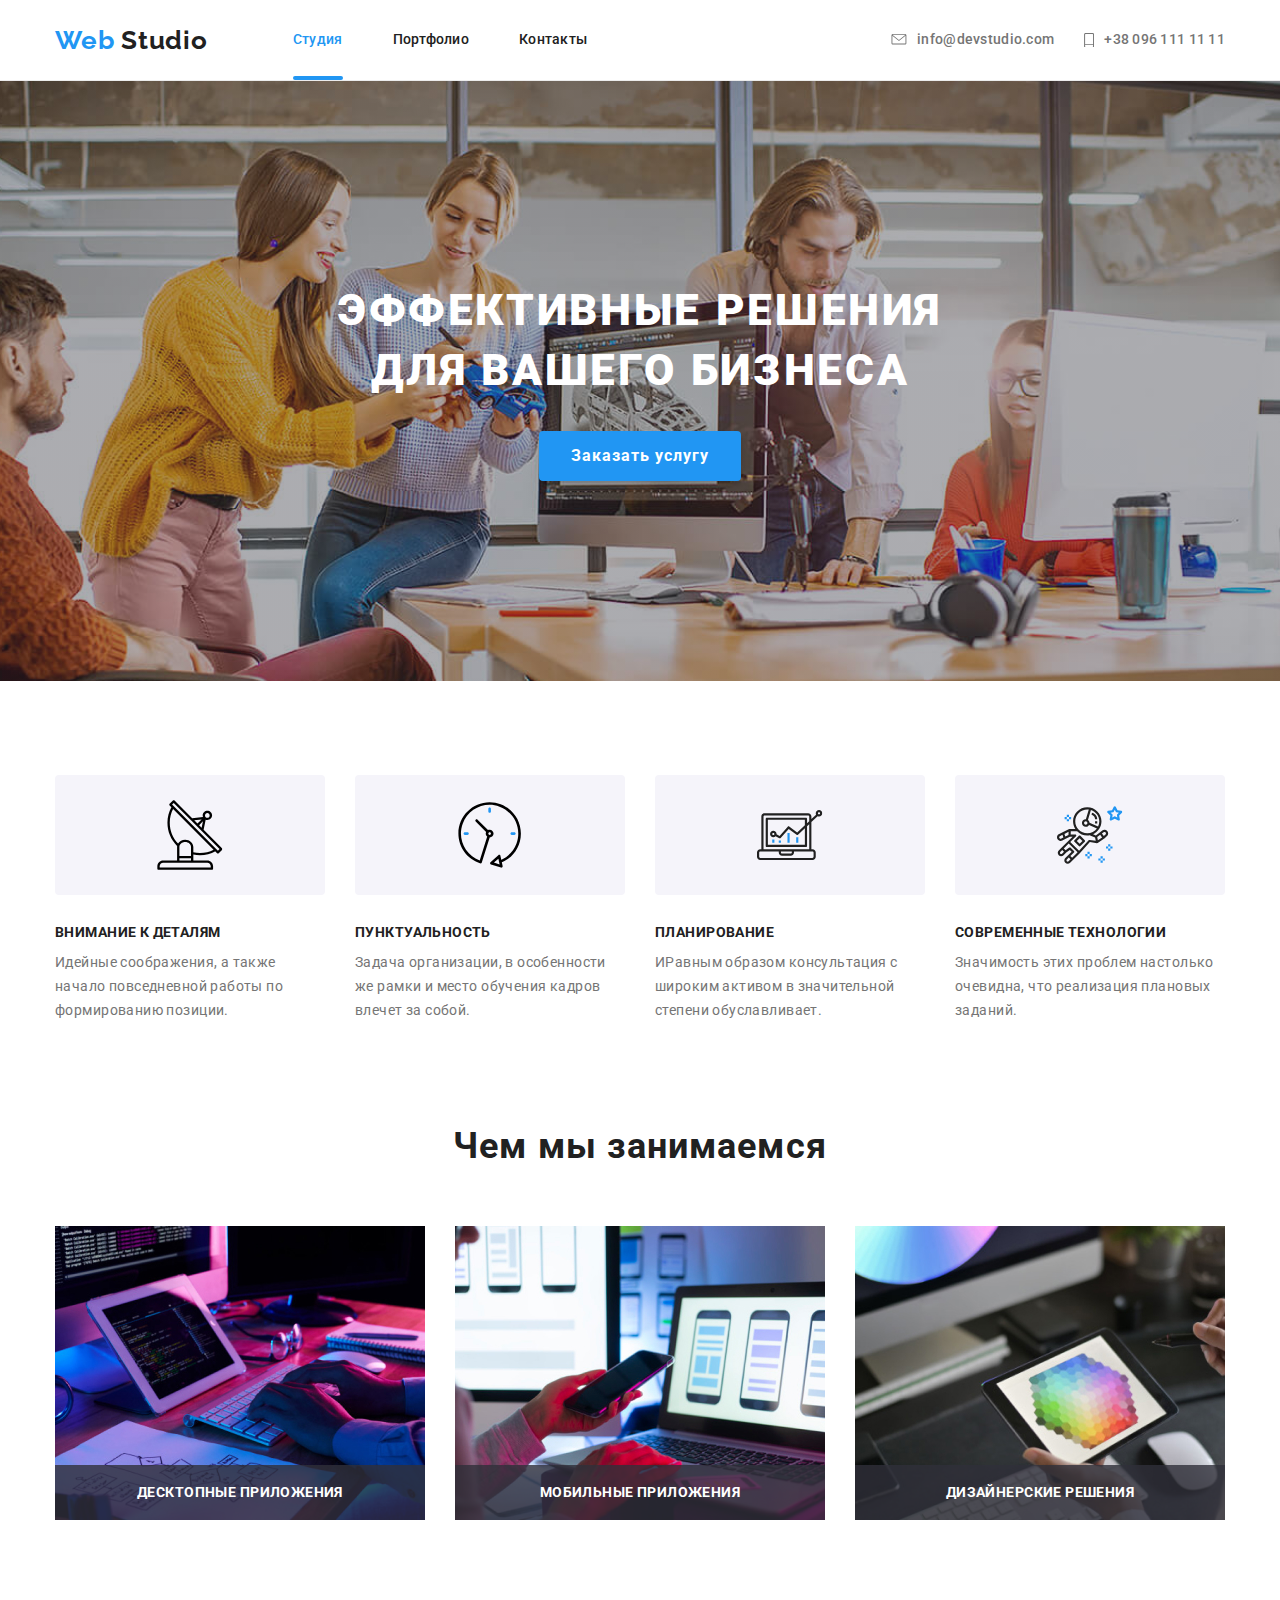
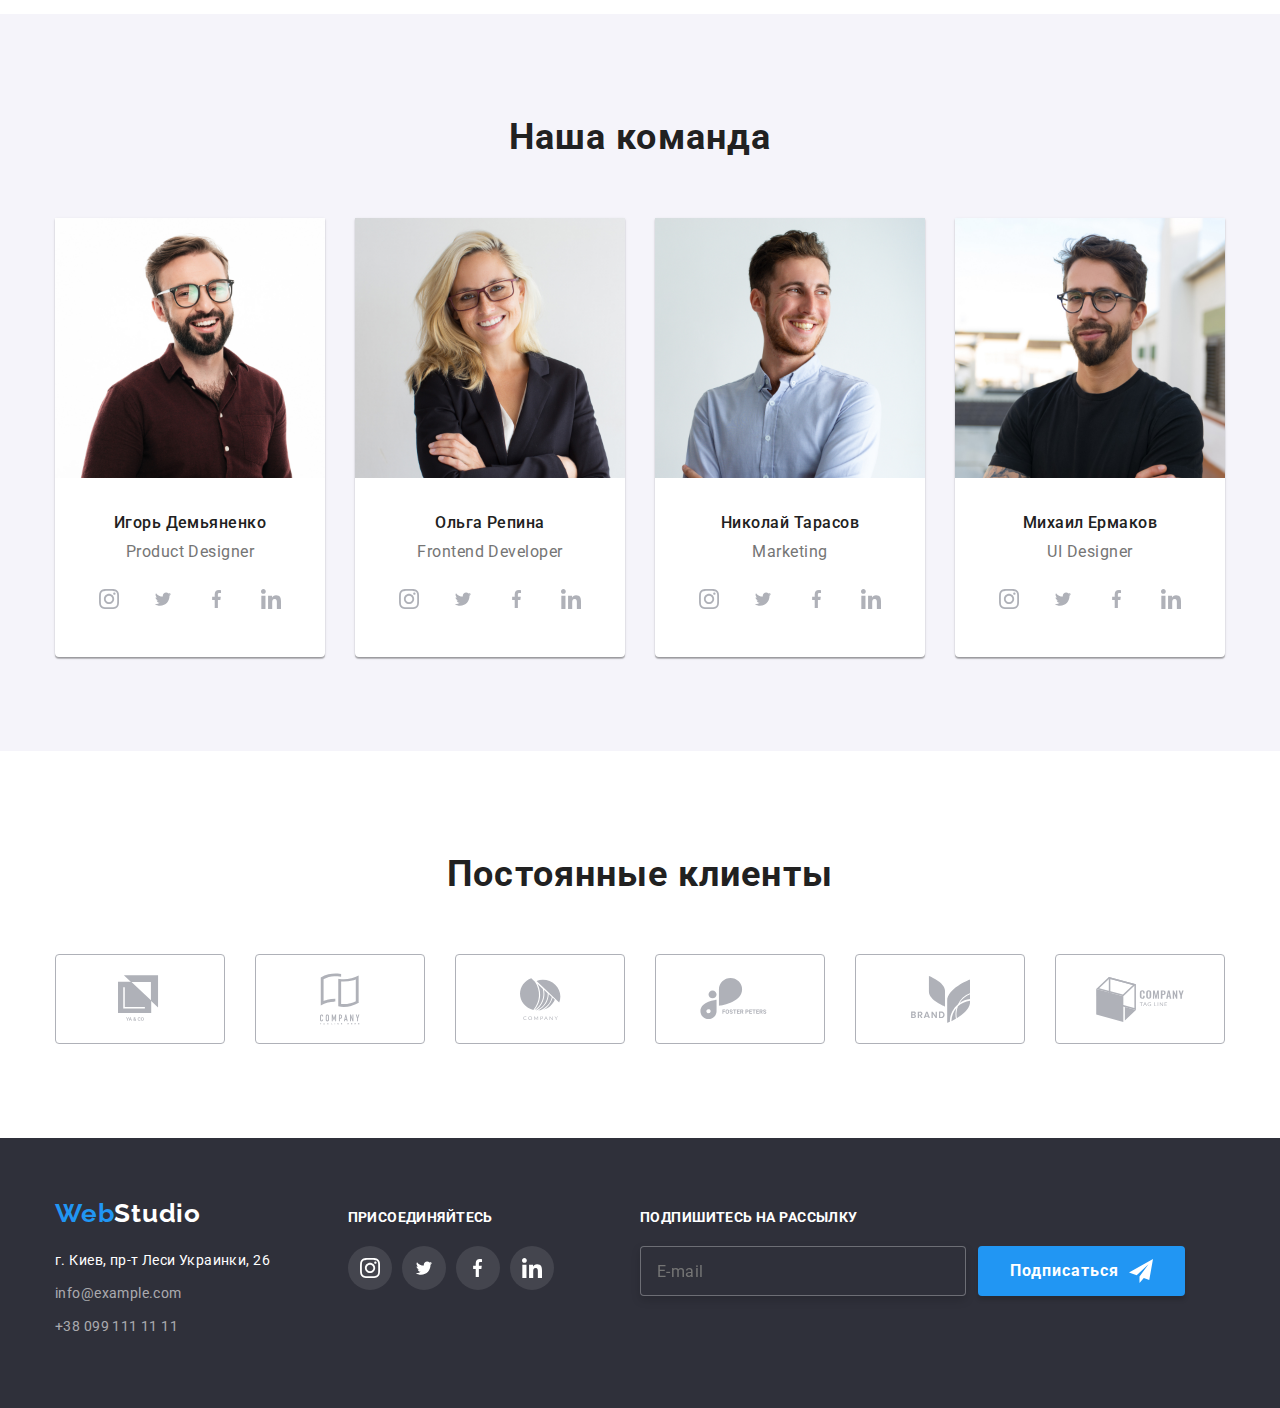
<file: index.html>
<!DOCTYPE html>
<html lang="ru">
	<head>
		<meta charset="UTF-8" />
		<meta name="viewport" content="width=device-width, initial-scale=1.0" />
		<title>Web Studio</title>
		<link
			rel="stylesheet"
			href="https://cdnjs.cloudflare.com/ajax/libs/modern-normalize/0.6.0/modern-normalize.min.css"
		/>
		<link rel="stylesheet" href="./css/styles.css" />
		<link
			href="https://fonts.googleapis.com/css2?family=Raleway:wght@700&family=Roboto:wght@400;500;700;900&display=swap"
			rel="stylesheet"
		/>
	</head>
	<body>
		<!-- Header -->
		<header class="page-header">
			<div class="header container">
				<nav class="page-nav">
					<a class="logo link" href="./">
						Web
						<span class="logo-header">Studio</span>
					</a>
					<ul class="site-nav">
						<li class="item"><a class="link current" href="./">Студия</a></li>
						<li class="item">
							<a class="link" href="./portfolio.html">Портфолио</a>
						</li>
						<li class="item"><a class="link" href="">Контакты</a></li>
					</ul>
				</nav>
				<address class="address">
					<ul class="contacts">
						<li class="item">
							<a class="contact-link" href="mailto:info@devstudio.com">
								<svg class="contact-icon" width="16" height="11.2">
									<use href="./images/symbol-defs.svg#icon-envelope"></use>
								</svg>
								info@devstudio.com
							</a>
						</li>
						<li class="item">
							<a class="contact-link" href="tel:+380961111111">
								<svg class="contact-icon" width="10" height="14.94">
									<use href="./images/symbol-defs.svg#icon-phone"></use>
								</svg>
								+38 096 111 11 11
							</a>
						</li>
					</ul>
				</address>
			</div>
		</header>
		<main>
			<!-- Hero -->
			<section class="hero">
				<h1 class="hero-title">
					Эффективные решения
					<br />
					для вашего бизнеса
				</h1>
				<button class="btn" data-modal-open>Заказать услугу</button>
			</section>

			<!-- Advantages -->
			<section class="advantages section">
				<div class="container">
					<h2 class="visually-hidden">Приимущества</h2>
					<ul class="advantages-list">
						<li class="item">
							<div class="svg-background">
								<svg class="advantages-icon" width="65.32" height="70">
									<use href="./images/symbol-defs.svg#icon-details"></use>
								</svg>
							</div>
							<h3 class="advantages-title">Внимание к деталям</h3>
							<p class="advantages-description">
								Идейные соображения, а также начало повседневной работы по формированию позиции.
							</p>
						</li>
						<li class="item">
							<div class="svg-background">
								<svg class="advantages-icon" width="65.32" height="70">
									<use href="./images/symbol-defs.svg#icon-clock"></use>
								</svg>
							</div>
							<h3 class="advantages-title">Пунктуальность</h3>
							<p class="advantages-description">
								Задача организации, в особенности же рамки и место обучения кадров влечет за собой.
							</p>
						</li>
						<li class="item">
							<div class="svg-background">
								<svg class="advantages-icon" width="65.32" height="70">
									<use href="./images/symbol-defs.svg#icon-diagram"></use>
								</svg>
							</div>
							<h3 class="advantages-title">Планирование</h3>
							<p class="advantages-description">
								ИРавным образом консультация с широким активом в значительной степени обуславливает.
							</p>
						</li>
						<li class="item">
							<div class="svg-background">
								<svg class="advantages-icon" width="65.32" height="70">
									<use href="./images/symbol-defs.svg#icon-astronaut"></use>
								</svg>
							</div>
							<h3 class="advantages-title">Современные технологии</h3>
							<p class="advantages-description">
								Значимость этих проблем настолько очевидна, что реализация плановых заданий.
							</p>
						</li>
					</ul>
				</div>
			</section>

			<!-- Company direction -->
			<section class="direction section">
				<div class="container direction">
					<h2 class="section-title">Чем мы занимаемся</h2>
					<ul class="direction-list">
						<li class="item">
							<img src="./images/desktop.jpg" width="370" alt="Ноутбук" />
							<h3 class="direction-title">Десктопные приложения</h3>
						</li>
						<li class="item">
							<img src="./images/mobile.jpg" width="370" alt="Мобильный телефон" />
							<h3 class="direction-title">Мобильные приложения</h3>
						</li>
						<li class="item">
							<img src="./images/design.jpg" width="370" alt="Десктоп" />
							<h3 class="direction-title">Дизайнерские решения</h3>
						</li>
					</ul>
				</div>
			</section>

			<!-- Our team -->
			<section class="team section">
				<div class="container">
					<h2 class="section-title">Наша команда</h2>
					<ul class="team-list">
						<li class="item">
							<img class="team-photo" src="./images/staff1.jpg" width="270" alt="Фото сотрудника" />
							<h3 class="team-name">Игорь Демьяненко</h3>
							<p class="team-description">Product Designer</p>
							<ul class="social-media-list">
								<li class="social-item">
									<a class="social-item-link" href="https://instagram.com" target="_blank">
										<svg class="social-link-icon" width="20" height="20">
											<use href="./images/symbol-defs.svg#icon-instagram"></use>
										</svg>
									</a>
								</li>
								<li class="social-item">
									<a class="social-item-link" href="https://twitter.com" target="_blank">
										<svg class="social-link-icon" width="20" height="16.25">
											<use href="./images/symbol-defs.svg#icon-twitter"></use>
										</svg>
									</a>
								</li>
								<li class="social-item">
									<a class="social-item-link" href="https://facebook.com" target="_blank">
										<svg class="social-link-icon" width="10" height="20">
											<use href="./images/symbol-defs.svg#icon-facebook"></use>
										</svg>
									</a>
								</li>
								<li class="social-item">
									<a class="social-item-link" href="https://linkedin.com" target="_blank">
										<svg class="social-link-icon" width="20" height="20">
											<use href="./images/symbol-defs.svg#icon-linkedin"></use>
										</svg>
									</a>
								</li>
							</ul>
						</li>
						<li class="item">
							<img class="team-photo" src="./images/staff2.jpg" width="270" alt="Фото сотрудника" />
							<h3 class="team-name">Ольга Репина</h3>
							<p class="team-description">Frontend Developer</p>
							<ul class="social-media-list">
								<li class="social-item">
									<a class="social-item-link" href="https://instagram.com" target="_blank">
										<svg class="social-link-icon" width="20" height="20">
											<use href="./images/symbol-defs.svg#icon-instagram"></use>
										</svg>
									</a>
								</li>
								<li class="social-item">
									<a class="social-item-link" href="https://twitter.com" target="_blank">
										<svg class="social-link-icon" width="20" height="16.25">
											<use href="./images/symbol-defs.svg#icon-twitter"></use>
										</svg>
									</a>
								</li>
								<li class="social-item">
									<a class="social-item-link" href="https://facebook.com" target="_blank">
										<svg class="social-link-icon" width="10" height="20">
											<use href="./images/symbol-defs.svg#icon-facebook"></use>
										</svg>
									</a>
								</li>
								<li class="social-item">
									<a class="social-item-link" href="https://linkedin.com" target="_blank">
										<svg class="social-link-icon" width="20" height="20">
											<use href="./images/symbol-defs.svg#icon-linkedin"></use>
										</svg>
									</a>
								</li>
							</ul>
						</li>
						<li class="item">
							<img class="team-photo" src="./images/staff3.jpg" width="270" alt="Фото сотрудника" />
							<h3 class="team-name">Николай Тарасов</h3>
							<p class="team-description">Marketing</p>
							<ul class="social-media-list">
								<li class="social-item">
									<a class="social-item-link" href="https://instagram.com" target="_blank">
										<svg class="social-link-icon" width="20" height="20">
											<use href="./images/symbol-defs.svg#icon-instagram"></use>
										</svg>
									</a>
								</li>
								<li class="social-item">
									<a class="social-item-link" href="https://twitter.com" target="_blank">
										<svg class="social-link-icon" width="20" height="16.25">
											<use href="./images/symbol-defs.svg#icon-twitter"></use>
										</svg>
									</a>
								</li>
								<li class="social-item">
									<a class="social-item-link" href="https://facebook.com" target="_blank">
										<svg class="social-link-icon" width="10" height="20">
											<use href="./images/symbol-defs.svg#icon-facebook"></use>
										</svg>
									</a>
								</li>
								<li class="social-item">
									<a class="social-item-link" href="https://linkedin.com" target="_blank">
										<svg class="social-link-icon" width="20" height="20">
											<use href="./images/symbol-defs.svg#icon-linkedin"></use>
										</svg>
									</a>
								</li>
							</ul>
						</li>
						<li class="item">
							<img class="team-photo" src="./images/staff4.jpg" width="270" alt="Фото сотрудника" />
							<h3 class="team-name">Михаил Ермаков</h3>
							<p class="team-description">UI Designer</p>
							<ul class="social-media-list">
								<li class="social-item">
									<a class="social-item-link" href="https://instagram.com" target="_blank">
										<svg class="social-link-icon" width="20" height="20">
											<use href="./images/symbol-defs.svg#icon-instagram"></use>
										</svg>
									</a>
								</li>
								<li class="social-item">
									<a class="social-item-link" href="https://twitter.com" target="_blank">
										<svg class="social-link-icon" width="20" height="16.25">
											<use href="./images/symbol-defs.svg#icon-twitter"></use>
										</svg>
									</a>
								</li>
								<li class="social-item">
									<a class="social-item-link" href="https://facebook.com" target="_blank">
										<svg class="social-link-icon" width="10" height="20">
											<use href="./images/symbol-defs.svg#icon-facebook"></use>
										</svg>
									</a>
								</li>
								<li class="social-item">
									<a class="social-item-link" href="https://linkedin.com" target="_blank">
										<svg class="social-link-icon" width="20" height="20">
											<use href="./images/symbol-defs.svg#icon-linkedin"></use>
										</svg>
									</a>
								</li>
							</ul>
						</li>
					</ul>
				</div>
			</section>

			<!-- Our clients -->
			<section class="clients section">
				<div class="container">
					<h2 class="section-title">Постоянные клиенты</h2>
					<ul class="clients-list">
						<li class="item">
							<a class="client-icon" href="">
								<svg class="clients-logo" width="44.27" height="49.23">
									<use href="./images/symbol-defs.svg#icon-logo1"></use>
								</svg>
							</a>
						</li>
						<li class="item">
							<a class="client-icon" href="">
								<svg class="clients-logo" width="40" height="52">
									<use href="./images/symbol-defs.svg#icon-logo2"></use>
								</svg>
							</a>
						</li>
						<li class="item">
							<a class="client-icon" href="">
								<svg class="clients-logo" width="41" height="42.6">
									<use href="./images/symbol-defs.svg#icon-logo3"></use>
								</svg>
							</a>
						</li>
						<li class="item">
							<a class="client-icon" href="">
								<svg class="clients-logo" width="79.66" height="42.02">
									<use href="./images/symbol-defs.svg#icon-logo4"></use>
								</svg>
							</a>
						</li>
						<li class="item">
							<a class="client-icon" href="">
								<svg class="clients-logo" width="59" height="47">
									<use href="./images/symbol-defs.svg#icon-logo5"></use>
								</svg>
							</a>
						</li>
						<li class="item">
							<a class="client-icon" href="">
								<svg class="clients-logo" width="88.48" height="45.44">
									<use href="./images/symbol-defs.svg#icon-logo6"></use>
								</svg>
							</a>
						</li>
					</ul>
				</div>
			</section>
		</main>

		<!-- Footer -->
		<footer>
			<div class="footer container">
				<div class="company-information">
					<div class="info-item">
						<a class="logo footer" href="">
							Web
							<span class="logo-footer">Studio</span>
						</a>
						<address>
							<p class="adress-location">г. Киев, пр-т Леси Украинки, 26</p>
							<ul class="footer-contacts-list">
								<li class="item"><a class="footer-contacts" href="mailto:info@example.com">info@example.com</a></li>
								<li class="item"><a class="footer-contacts" href="tel:+380991111111">+38 099 111 11 11</a></li>
							</ul>
						</address>
					</div>
					<div class="social-links info-item">
						<h2 class="footer-title">присоединяйтесь</h2>
						<ul class="social-media-list footer-hover">
							<li class="social-item">
								<a class="social-item-link" href="https://instagram.com" target="_blank">
									<svg class="footer-social-icon" width="20" height="20">
										<use href="./images/symbol-defs.svg#icon-instagram"></use>
									</svg>
								</a>
							</li>
							<li class="social-item">
								<a class="social-item-link" href="https://twitter.com" target="_blank">
									<svg class="footer-social-icon" width="20" height="16.25">
										<use href="./images/symbol-defs.svg#icon-twitter"></use>
									</svg>
								</a>
							</li>
							<li class="social-item">
								<a class="social-item-link" href="https://facebook.com" target="_blank">
									<svg class="footer-social-icon" width="10" height="20">
										<use href="./images/symbol-defs.svg#icon-facebook"></use>
									</svg>
								</a>
							</li>
							<li class="social-item">
								<a class="social-item-link" href="https://linkedin.com" target="_blank">
									<svg class="footer-social-icon" width="20" height="20">
										<use href="./images/symbol-defs.svg#icon-linkedin"></use>
									</svg>
								</a>
							</li>
						</ul>
					</div>
				</div>
				<div class="subscribe-footer">
					<form class="subscribe">
						<h2 class="footer-title">Подпишитесь на рассылку</h2>
						<div class="subscribe-container">
							<input type="email" name="mail" id="footer-mail" placeholder="E-mail" class="footer-input-form" />
							<button class="btn">
								Подписаться
								<svg class="button-icon" width="24" height="24">
									<use href="./images/symbol-defs.svg#icon-send"></use>
								</svg>
							</button>
						</div>
					</form>
				</div>
			</div>
		</footer>

		<!-- Modal window -->

		<div class="backdrop is-hidden" data-modal>
			<div class="modal">
				<button data-modal-close class="modal-close-btn">
					<svg class="close-btn-icon" height="11" width="11">
						<use href="./images/symbol-defs.svg#icon-close-btn"></use>
					</svg>
				</button>
				<p class="modal-heading">Оставьте свои данные, мы вам перезвоним</p>
				<form class="submit-form">
					<div class="form-field">
						<label for="name" class="input-label">Имя</label>
						<div class="input-group">
							<input type="text" name="name" id="name" class="input-form" />
							<svg class="input-form-logo">
								<use href="./images/symbol-defs.svg#icon-input-logo1"></use>
							</svg>
						</div>
					</div>
					<div class="form-field">
						<label for="tel" class="input-label">Телефон</label>
						<div class="input-group">
							<input type="tel" name="tel" id="tel" class="input-form" />
							<svg class="input-form-logo">
								<use href="./images/symbol-defs.svg#icon-input-logo2"></use>
							</svg>
						</div>
					</div>

					<div class="form-field">
						<label for="mail" class="input-label">Почта</label>
						<div class="input-group">
							<input type="email" name="mail" id="mail" class="input-form" />
							<svg class="input-form-logo">
								<use href="./images/symbol-defs.svg#icon-input-logo3"></use>
							</svg>
						</div>
					</div>

					<div class="form-field">
						<label for="comment" class="input-label">Комментарий</label>
						<textarea
							name="comment"
							id="comment"
							rows="8"
							class="comment input-form"
							placeholder="Введите текст"
						></textarea>
					</div>
					<div class="conditions">
						<label for="conditions" class="conditions-form">
							<input class="checkbox" type="checkbox" name="conditions" id="conditions" />
							<span class="checkbox-icon"></span>
							<span class="checkbox-label">
								Соглашаюсь с рассылкой и принимаю
								<a href="#">
									Условия договора
								</a>
							</span>
						</label>
					</div>
					<button class="btn modal-send">Отправить</button>
				</form>
			</div>
		</div>
		<script src="./js/modal.js"></script>
	</body>
</html>
</file>
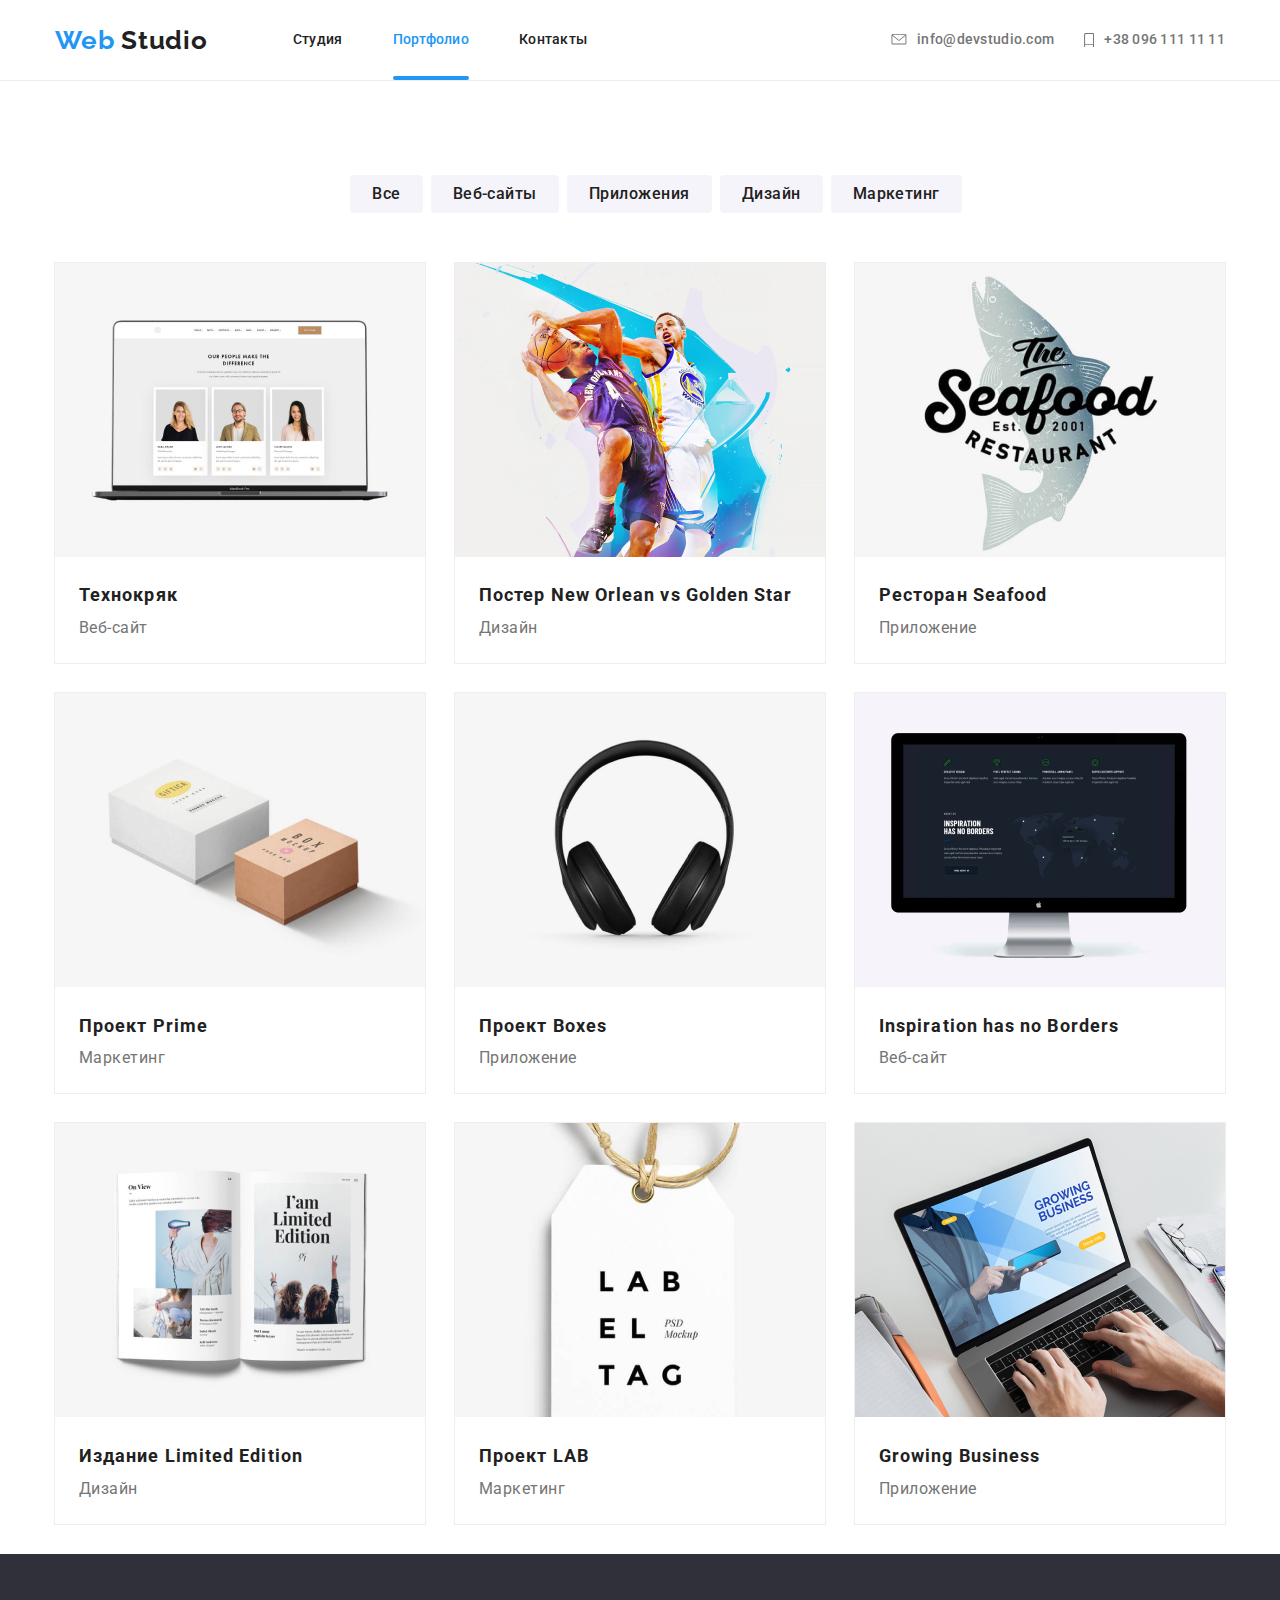
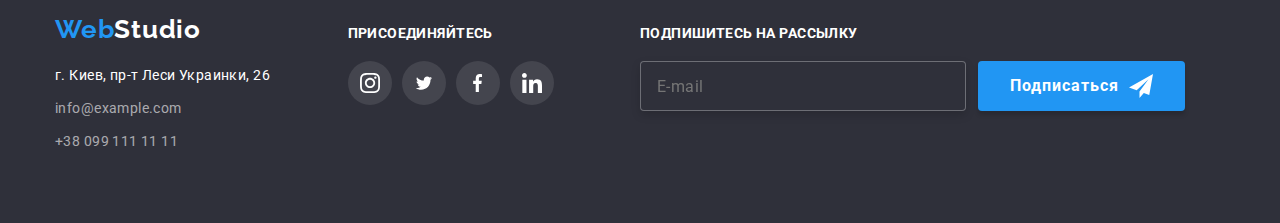
<file: portfolio.html>
<!DOCTYPE html>
<html lang="ru">
	<head>
		<meta charset="UTF-8" />
		<meta name="viewport" content="width=device-width, initial-scale=1.0" />
		<title>Портфолио</title>
		<link
			rel="stylesheet"
			href="https://cdnjs.cloudflare.com/ajax/libs/modern-normalize/0.6.0/modern-normalize.min.css"
		/>
		<link rel="stylesheet" href="./css/styles.css" />
		<link
			href="https://fonts.googleapis.com/css2?family=Raleway:wght@700&family=Roboto:wght@400;500;700;900&display=swap"
			rel="stylesheet"
		/>
	</head>

	<body>
		<!-- Header -->
		<header class="page-header">
			<div class="header container">
				<nav class="page-nav">
					<a class="logo link" href="./">
						Web
						<span class="logo-header">Studio</span>
					</a>
					<ul class="site-nav">
						<li class="item"><a class="link" href="./">Студия</a></li>
						<li class="item">
							<a class="link current" href="./portfolio.html">Портфолио</a>
						</li>
						<li class="item"><a class="link" href="">Контакты</a></li>
					</ul>
				</nav>
				<address class="address">
					<ul class="contacts">
						<li class="item">
							<a class="contact-link" href="mailto:info@devstudio.com">
								<svg class="contact-icon" width="16" height="11.2">
									<use href="./images/symbol-defs.svg#icon-envelope"></use>
								</svg>
								info@devstudio.com
							</a>
						</li>
						<li class="item">
							<a class="contact-link" href="tel:+380961111111">
								<svg class="contact-icon" width="10" height="14.94">
									<use href="./images/symbol-defs.svg#icon-phone"></use>
								</svg>
								+38 096 111 11 11
							</a>
						</li>
					</ul>
				</address>
			</div>
		</header>
		<main>
			<!-- Filter -->
			<section class="filter">
				<h2 class="visually-hidden">Фильтр портфолио</h2>
				<div class="container">
					<ul class="filter-value">
						<li class="item"><a class="filter-button link" href="">Все</a></li>
						<li class="item">
							<a class="filter-button link" href="">Веб-сайты</a>
						</li>
						<li class="item">
							<a class="filter-button link" href="">Приложения</a>
						</li>
						<li class="item">
							<a class="filter-button link" href="">Дизайн</a>
						</li>
						<li class="item">
							<a class="filter-button link" href="">Маркетинг</a>
						</li>
					</ul>
				</div>
			</section>

			<!-- Examples -->
			<section class="examples">
				<h2 hidden>Примеры работ</h2>
				<div class="container">
					<ul class="examples-list">
						<li class="item">
							<a class="examples-link" href="#">
								<div class="examples-container">
									<img class="examples-img" src="./images/example1.jpg" width="370" alt="Пример веб-сайта" />
									<p class="examples-description">
										Технокряк это современная площадка распространения коронавируса. Компании используют эту платформу
										для цифрового шпионажа и атак на защищённые сервера конкурентов.
									</p>
								</div>
								<h3 class="examples-title">Технокряк</h3>
								<p class="description">Веб-сайт</p>
							</a>
						</li>

						<li class="item">
							<a class="examples-link" href="#">
								<div class="examples-container">
									<img class="examples-img" src="./images/example2.jpg" width="370" alt="Пример дизайна" />
									<p class="examples-description">
										Lorem ipsum dolor sit amet, consectetur adipisicing elit. Ullam similique laborum vero dolor quos,
										sint fuga illo veniam suscipit in, rem nostrum ex incidunt quia dicta nam. Labore, repellat quasi?
									</p>
								</div>
								<h3 class="examples-title">Постер New Orlean vs Golden Star</h3>
								<p class="description">Дизайн</p>
							</a>
						</li>
						<li class="item">
							<a class="examples-link" href="#">
								<div class="examples-container">
									<img
										class="examples-img"
										src="./images/example3.jpg"
										width="370"
										alt="Пример приложения для ресторана"
									/>
									<p class="examples-description">
										Lorem ipsum dolor sit amet consectetur adipisicing elit. Nihil repellat dolor id est veniam
										veritatis tempora vel et distinctio magnam repudiandae doloribus aliquam praesentium ullam, commodi
										nobis cum delectus quibusdam.
									</p>
								</div>
								<h3 class="examples-title">Ресторан Seafood</h3>
								<p class="description">Приложение</p>
							</a>
						</li>
						<li class="item">
							<a class="examples-link" href="#">
								<div class="examples-container">
									<img
										class="examples-img"
										src="./images/example4.jpg"
										width="370"
										alt="Пример маркетинговой активности"
									/>
									<p class="examples-description">
										Lorem ipsum dolor sit amet consectetur adipisicing elit. Ullam laboriosam earum quo facilis
										repellendus molestias. Adipisci voluptate voluptates autem nostrum.
									</p>
								</div>
								<h3 class="examples-title">Проект Prime</h3>
								<p class="description">Маркетинг</p>
							</a>
						</li>
						<li class="item">
							<a class="examples-link" href="#">
								<div class="examples-container">
									<img class="examples-img" src="./images/example5.jpg" width="370" alt="Пример веб приложения" />
									<p class="examples-description">
										Lorem ipsum dolor sit amet consectetur adipisicing elit. Expedita impedit necessitatibus inventore
										illum deleniti. Ullam culpa reprehenderit at a, minus corrupti, assumenda dicta eos quas obcaecati
										sed ipsum reiciendis? Assumenda.
									</p>
								</div>
								<h3 class="examples-title">Проект Boxes</h3>
								<p class="description">Приложение</p>
							</a>
						</li>
						<li class="item">
							<a class="examples-link" href="#">
								<div class="examples-container">
									<img class="examples-img" src="./images/example6.jpg" width="370" alt="Пример веб-сайта" />
									<p class="examples-description">
										Lorem ipsum dolor sit amet, consectetur adipisicing elit. Magni soluta quidem rem quo laudantium
										consequatur maxime quaerat hic reprehenderit assumenda, nihil iste et aspernatur quod dicta pariatur
										magnam velit in?
									</p>
								</div>
								<h3 class="examples-title">Inspiration has no Borders</h3>
								<p class="description">Веб-сайт</p>
							</a>
						</li>
						<li class="item">
							<a class="examples-link" href="#">
								<div class="examples-container">
									<img class="examples-img" src="./images/example7.jpg" width="370" alt="Пример дизайна" />
									<p class="examples-description">
										Lorem ipsum dolor sit amet consectetur adipisicing elit. Eaque consequuntur voluptate unde sapiente
										error magni excepturi vero quod eos? Praesentium in ex officia optio totam quas odit numquam, sequi
										dolore.
									</p>
								</div>
								<h3 class="examples-title">Издание Limited Edition</h3>
								<p class="description">Дизайн</p>
							</a>
						</li>
						<li class="item">
							<a class="examples-link" href="#">
								<div class="examples-container">
									<img
										class="examples-img"
										src="./images/example8.jpg"
										width="370"
										alt="Пример маркетинговой активности"
									/>
									<p class="examples-description">
										Lorem ipsum dolor sit amet consectetur adipisicing elit. Est ex ab facilis ratione deleniti
										explicabo? Ipsum totam exercitationem atque perspiciatis necessitatibus iste dolor omnis illo non
										debitis ipsa, ut nesciunt!
									</p>
								</div>
								<h3 class="examples-title">Проект LAB</h3>
								<p class="description">Маркетинг</p>
							</a>
						</li>
						<li class="item">
							<a class="examples-link" href="#">
								<div class="examples-container">
									<img class="examples-img" src="./images/example9.jpg" width="370" alt="Пример веб-приложения" />
									<p class="examples-description">
										Lorem ipsum dolor sit amet consectetur adipisicing elit. Aut cumque dolorem, corporis impedit odit
										facere id perspiciatis repellat nam eos libero beatae cupiditate. Magnam fugit veniam nam sit porro
										necessitatibus?
									</p>
								</div>
								<h3 class="examples-title">Growing Business</h3>
								<p class="description">Приложение</p>
							</a>
						</li>
					</ul>
				</div>
			</section>
		</main>

		<!-- Footer -->
		<footer>
			<div class="footer container">
				<div class="company-information">
					<div class="info-item">
						<a class="logo footer" href="">
							Web
							<span class="logo-footer">Studio</span>
						</a>
						<address>
							<p class="adress-location">г. Киев, пр-т Леси Украинки, 26</p>
							<ul class="footer-contacts-list">
								<li class="item"><a class="footer-contacts" href="mailto:info@example.com">info@example.com</a></li>
								<li class="item"><a class="footer-contacts" href="tel:+380991111111">+38 099 111 11 11</a></li>
							</ul>
						</address>
					</div>
					<div class="social-links info-item">
						<h2 class="footer-title">присоединяйтесь</h2>
						<ul class="social-media-list footer-hover">
							<li class="social-item">
								<a class="social-item-link" href="https://instagram.com" target="_blank">
									<svg class="footer-social-icon" width="20" height="20">
										<use href="./images/symbol-defs.svg#icon-instagram"></use>
									</svg>
								</a>
							</li>
							<li class="social-item">
								<a class="social-item-link" href="https://twitter.com" target="_blank">
									<svg class="footer-social-icon" width="20" height="16.25">
										<use href="./images/symbol-defs.svg#icon-twitter"></use>
									</svg>
								</a>
							</li>
							<li class="social-item">
								<a class="social-item-link" href="https://facebook.com" target="_blank">
									<svg class="footer-social-icon" width="10" height="20">
										<use href="./images/symbol-defs.svg#icon-facebook"></use>
									</svg>
								</a>
							</li>
							<li class="social-item">
								<a class="social-item-link" href="https://linkedin.com" target="_blank">
									<svg class="footer-social-icon" width="20" height="20">
										<use href="./images/symbol-defs.svg#icon-linkedin"></use>
									</svg>
								</a>
							</li>
						</ul>
					</div>
				</div>
				<div class="subscribe-footer">
					<form class="subscribe">
						<h2 class="footer-title">Подпишитесь на рассылку</h2>
						<div class="subscribe-container">
							<input type="email" name="mail" id="footer-mail" placeholder="E-mail" class="footer-input-form" />
							<button class="btn">
								Подписаться
								<svg class="button-icon" width="24" height="24">
									<use href="./images/symbol-defs.svg#icon-send"></use>
								</svg>
							</button>
						</div>
					</form>
				</div>
			</div>
		</footer>
	</body>
</html>
</file>
<file: css/styles.css>
:root {
  --paragraph-text-color: #757575;
  --accent-color: #2196f3;
  --heading-text-color: #212121;
  --primary-white-color: #ffffff;
  --secondary-background-color: #f5f4fa;
  --picture-background-color: rgba(47, 48, 58, 0.4);
  --footer-background-color: #2f303a;
  --contact-icon-color: #afb1b8;
}

/* Common */

body {
  background-color: var(--primary-white-color);
  color: var(--paragraph-text-color);
  font-family: roboto, Arial, Helvetica, sans-serif;
}

ul {
  list-style-type: none;
}

.section-title {
  margin-top: 0;
  margin-bottom: 50px;

  font-style: normal;
  font-weight: bold;
  font-size: 36px;
  line-height: 1.66;
  text-align: center;
  letter-spacing: 0.03em;
  color: var(--heading-text-color);
}

.section{
  padding-top: 94px;
  padding-bottom: 94px;
}

.btn{
  padding: 10px 32px;
  border-radius: 4px;
  box-shadow: 0px 4px 4px rgba(0, 0, 0, 0.15);
  border: none;

  background-color: var(--accent-color);
  color: var(--primary-white-color);
  font-style: normal;
  font-weight: bold;
  font-size: 16px;
  line-height: 1.875;
  align-items: center;
  text-align: center;
  letter-spacing: 0.06em;
  text-decoration: none;

  cursor: pointer;
}

.btn:focus,
.btn:active,
.modal-close-btn:active,
.modal-close-btn:focus{
  outline: none;
}

.btn.modal-send{
  display: block;
  margin-left: auto;
  margin-right: auto;
  padding: 10px 55px;
  margin-left: auto;

}

.filter-button{
  display: inline-block;
  padding: 6px 22px;
  border-radius: 4px;

  background-color: var(--secondary-background-color);
  color: var(--heading-text-color)

  font-style: normal;
  font-weight: 500;
  font-size: 16px;
  line-height: 1.63;
  text-align: center;
  letter-spacing: 0.03em;
}

.container {
  margin-left: auto;
  margin-right: auto;
  width: 1200px;
  padding-left: 15px;
  padding-right: 15px;
  margin 0 auto;
}

.visually-hidden {
  position: absolute;
  width: 1px;
  height: 1px;
  margin: -1px;
  border: 0;
  padding: 0;
  clip: rect(0 0 0 0);
  overflow: hidden;
}

/* Header */

header{
  border-bottom: 1px solid #ECECEC;
}

.logo {
  color: var(--accent-color);
  text-decoration: none;
  font-family: Raleway;
  font-style: normal;
  font-weight: bold;
  font-size: 26px;
  line-height: 1.19;
  letter-spacing: 0.03em;
}

.logo-header {
  color: var(--heading-text-color);
}


.contact-icon{
  margin-right: 10px;
  fill: currentColor;
}

.site-nav .link:hover,
.site-nav .link:focus,
.contact-link:hover,
.contact-link:focus,
.contact-icon:hover,
.contact-icon:focus{
  color: var(--accent-color);
}

.site-nav .item{
  position: relative;
  overflow: hidden;
}

.site-nav .link {

  display: block;
  padding-top: 32px;
  padding-bottom: 32px;

  color: var(--heading-text-color);

  font-style: normal;
  font-weight: 500;
  font-size: 14px;
  line-height: 1.14;
  letter-spacing: 0.02em;
  text-decoration: none;

  transition: color 250ms cubic-bezier(0.4, 0, 0.2, 1);
}

.site-nav .link::after{
  content: '';
  width: 100%;
  height: 4px;
  background-color: var(--accent-color);
  position: absolute;
  left: 0;
  bottom: 0;

  display: block;
  border-radius: 2px;

  opacity: 0;
}

.site-nav .link.current::after {
  opacity: 1;
}

.site-nav .link.current{
  color: var(--accent-color);
}


.site-nav{
  display: flex;
  margin-left: 85px;
  margin-top: 0;
  margin-bottom: 0;
  padding-left: 0;
}

.site-nav .item:not(:last-child){
  margin-right: 50px;
}

.contact-link {
  display: flex;
  align-items: center;

  font-style: normal;
  font-weight: 500;
  font-size: 14px;
  line-height: 1.14;
  letter-spacing: 0.02em;
  color: var(--paragraph-text-color);
  text-decoration: none;

  transition: color 250ms cubic-bezier(0.4, 0, 0.2, 1);
}

.contacts .item:not(:last-child){
margin-right: 30px;
} 

.contacts{
  display: flex;
  padding-left: 0;
  margin-top: 0;
  margin-bottom: 0;
}

.header{
  align-items: center;
  display: flex;
}

.page-nav{
  align-items: center;
  display: flex;
}

.address{
  margin-left: auto;
}


/* Hero */

.hero {
  max-width: 1600px;  
  height: 600px;
  margin-left: auto;
  margin-right: auto;
  background-color: var(--picture-background-color);
  background-image: linear-gradient(
      to right,
      var(--picture-background-color),
      var(--picture-background-color)
    ),
    url(../images/hero-img.jpg);
  background-repeat: no-repeat;
  background-size: cover;
  background-position: center;
  text-align: center;
  
}

.hero .hero-title {
  padding-top: 200px;
  margin-top: 0;
  margin-bottom: 30px;

  color: var(--primary-white-color);

  font-style: normal;
  font-weight: 900;
  font-size: 44px;
  line-height: 1.36;
  text-align: center;
  letter-spacing: 0.06em;
  text-transform: uppercase;
}


/* Advantages */

.advantages{
  padding-bottom: 0;
}

.svg-background{
  display: flex;
  margin-bottom: 30px;
  height: 120px;
  align-items: center;
  justify-content: center;
  background-color: var(--secondary-background-color);
  border-radius: 4px;

}

.advantages-description {
  margin-top: 0;
  margin-bottom: 0;

  font-style: normal;
  font-weight: normal;
  font-size: 14px;
  line-height: 1.71;
  letter-spacing: 0.03em;
}

.advantages-title {
  margin-top: 0;
  margin-bottom: 10px;

  color: var(--heading-text-color);

  font-style: normal;
  font-weight: bold;
  font-size: 14px;
  line-height: 1.14;
  letter-spacing: 0.03em;
  text-transform: uppercase;
}

.advantages-list{
  display: flex;
  flex-wrap: wrap;
  padding-right: 0;
  padding-left: 0;
  margin-top: 0;
  margin-bottom: 0;
}

.advantages-list .item{
  width: calc((100% - 90px) / 4);
}

.advantages-list .item:not(:last-child){
margin-right: 30px;
}


/* Company direction */

.direction-title {
  padding-top: 20px;
  padding-bottom: 20px;
  margin-top: 0;
  margin-bottom: 0;

  position: absolute;
  bottom: 0;
  width: 100%;

  color: var(--primary-white-color);
  background-color: rgba(47, 48, 58, 0.8);

  font-style: normal;
  font-weight: bold;
  font-size: 14px;
  line-height: 1.14;
  text-align: center;
  letter-spacing: 0.03em;
  text-transform: uppercase;
}

.direction-list{
  display: flex;
  flex-wrap: wrap;
  margin-top: 0;
  margin-bottom: 0;
  padding-left: 0;
}

.direction-list .item{
  position: relative;
  width: calc((100% - 60px) / 3);
  height: 294px;
}

.direction-list .item.item:not(:last-child){
  margin-right: 30px;
}

/* Our team */

.team {
  background-color: var(--secondary-background-color);
}

.team-photo{
  margin-bottom: 30px;
}

.team-name {
  margin-top: 0;
  margin-bottom: 10px;

  font-style: normal;
  font-weight: 500;
  font-size: 16px;
  line-height: 1.19;
  text-align: center;
  letter-spacing: 0.03em;
  color: var(--heading-text-color);
}

.team-description {
  margin-top: 0;
  margin-bottom: 16px;

  font-style: normal;
  font-weight: normal;
  font-size: 16px;
  line-height: 1.19;
  text-align: center;
  letter-spacing: 0.03em;
}

.team-list{
  padding-left: 0;
  display: flex;
  flex-wrap: wrap;
  margin-top: 0;
  margin-bottom: 0;
}

.team-list .item{
  width: calc((100% - 90px) / 4);
  background-color: var(--primary-white-color);
  box-shadow: 0px 2px 1px rgba(0, 0, 0, 0.2), 0px 1px 1px rgba(0, 0, 0, 0.14), 0px 1px 3px rgba(0, 0, 0, 0.12);
  border-radius: 0px 0px 4px 4px;
}

.team-list .item:not(:last-child){
  margin-right: 30px;
}

.social-media-list{
  display: flex;
  margin-bottom: 36px;
  padding-left: 0;
  justify-content: center;
}

.social-item:not(:last-child){
  margin-right: 10px;
}

.social-item-link{
  display: flex;
  align-items: center;
  justify-content: center;

  fill: #AFB1B8;

  height: 44px;
  width: 44px;
  border-radius: 50%;

  transition: background-color 250ms cubic-bezier(0.4, 0, 0.2, 1), fill 250ms cubic-bezier(0.4, 0, 0.2, 1);
}

.social-item-link:hover,
.social-item-link:focus{
  background-color: var(--accent-color);
  fill: var(--primary-white-color);
}

/* Clients */

.clients-list{
  padding-left: 0;
  display: flex;
  justify-content: center;
  margin-top: 0;
  margin-bottom: 0;
}

.clients-list .item:not(:last-child){
  margin-right: 30px;
}

.client-icon{
  display: flex;
  align-items: center;
  justify-content: center;
  fill: #AFB1B8;
  height: 90px;
  width: 170px;
  border: 1px solid #AFB1B8;
  border-radius: 4px;

  transition: fill 250ms cubic-bezier(0.4, 0, 0.2, 1), border 250ms cubic-bezier(0.4, 0, 0.2, 1);
}

.client-icon:hover{
  color: var(--accent-color);
  border: 1px solid var(--accent-color);
  fill: var(--accent-color);
}

/* Portfolio */

.filter-value{
  display: flex;
  justify-content: center;
  margin-top: 94px;
  margin-bottom: 50px;
}

.filter-value .item{
  margin-right: 8px;
}

.filter .link {
  font-style: normal;
  font-weight: 500;
  font-size: 16px;
  line-height: 1.625;
  text-align: center;
  letter-spacing: 0.03em;
  text-decoration: none;
  color: var(--heading-text-color);
  background-color: var(--secondary-background-color);
  border-radius: 4px;
  transition: color 250ms cubic-bezier(0.4, 0, 0.2, 1), background-color 250ms cubic-bezier(0.4, 0, 0.2, 1), box-shadow 250ms cubic-bezier(0.4, 0, 0.2, 1);
}

.filter .link:hover,
.filter .link:focus {
  color: var(--primary-white-color);
  background-color: var(--accent-color);
  box-shadow: 0px 2px 2px rgba(0, 0, 0, 0.12), 0px 1px 2px rgba(0, 0, 0, 0.08), 0px 3px 1px rgba(0, 0, 0, 0.1);
  
}

/* Portfolio-examples */

.examples-list{
  display: flex;
  flex-wrap: wrap;
  padding-left: 0;
  margin-top: 0;
  margin-bottom: 0;

  font-family: roboto;
}

.examples-list .item{
  width: calc((100% - 60px) / 3);
  align-items: flex-start;
  
  margin-right: 30px;
  margin-bottom: 30px;
  outline: 1px solid #EEEEEE;
  transition: box-shadow 250ms cubic-bezier(0.4, 0, 0.2, 1);
}

.examples-list .item:hover,
.examples-list .item:focus{
  box-shadow: 1px 4px 6px rgba(0, 0, 0, 0.16), 0px 4px 4px rgba(0, 0, 0, 0.06), 0px 1px 1px rgba(0, 0, 0, 0.12);
}

.examples-list .item:hover .examples-description{
  transform: translateY(-100%);
}

.examples-list .item:nth-child(3n) {
  margin-right: 0px;
}

.examples-link{
  text-decoration: none;
}

.examples-img{
  border: 0;
}

.examples-title {
  margin-top: 0;
  margin-bottom: 4px;
  margin-left: 24px;
  margin-right: 24px;

  font-style: normal;
  font-weight: bold;
  font-size: 18px;
  line-height: 1.55;
  letter-spacing: 0.06em;
  color: var(--heading-text-color);
}

.examples-link .description {
  margin-left: 24px;
  margin-top: 0;
  margin-bottom: 20px;

  font-style: normal;
  font-weight: normal;
  font-size: 16px;
  line-height: 1.87;
  letter-spacing: 0.03em;
  color: var(--paragraph-text-color);
}

.examples-container{
  margin-bottom: 20px;
  position: relative;
  overflow: hidden;
}

.examples-description {
  margin-top: 0;
  margin-bottom: 0;

  background-color: rgba(33, 150, 243, 0.9);;
  color: var(--primary-white-color);
  position: absolute;
  height: 100%;
  width: 100%;
  transform: translateY(0%);
  transition: transform 250ms cubic-bezier(0.4, 0, 0.2, 1);

  padding: 63px 24px;

  font-family: Roboto;
  font-style: normal;
  font-weight: normal;
  font-size: 18px;
  line-height: 1.56;
  letter-spacing: 0.03em;
}

/* Footer */

footer {
  background-color: var(--footer-background-color);
}

.logo-footer {
  color: var(--primary-white-color);
}

.logo.footer{
  margin-bottom: 20px;
}

.adress-location {
  margin-top: 0;
  margin-bottom: 9px;

  font-style: normal;
  font-weight: normal;
  font-size: 14px;
  line-height: 1.71;
  letter-spacing: 0.03em;
  color: var(--primary-white-color);
}

.footer-contacts {
  font-style: normal;
  font-weight: normal;
  font-size: 14px;
  line-height: 1.71;
  letter-spacing: 0.03em;
  color: rgba(255, 255, 255, 0.6);
  text-decoration: none;
}

.footer-title {
  margin-top: 0;
  margin-bottom: 20px;
  font-style: normal;
  font-weight: bold;
  font-size: 14px;
  line-height: 1.14;
  letter-spacing: 0.03em;
  text-transform: uppercase;
  color: var(--primary-white-color);
}

.footer-contacts-list{
  padding-left: 0;
  margin-top: 0;
  margin-bottom: 9px;
}

.footer-contacts-list .item:not(:last-child){
  margin-bottom: 9px;
}

.footer{
  display: flex;
}

.company-information {
  display: flex;
  width: 50%;
}

.subscribe-footer{
  width: 50%;
}

.company-information .info-item{
  width: calc((100% - 30px) / 2);
  margin-right: 30px;
  margin-top: 60px;
  margin-bottom: 60px;
}

.company-info{
  justify-content: center;
}

.social-links.info-item{
  margin-top: 72px;
}

.social-links .social-media-list{
  justify-content: left;
  margin: 0;
}

.subscribe{
  margin-top: 72px;
  margin-left: 0;
}

.subscribe-container{
  display: flex;
  flex-direction: row;
}

.footer-hover .social-item-link{
  background-color: rgba(255, 255, 255, 0.1);
}

.social-item-link .footer-social-icon{
  --color1: white;
}

.footer-hover .social-item-link:hover{
  background-color: var(--accent-color);
}

.subscribe .btn{
  display: flex;
  margin-left: 12px;

}

.button-icon{
  margin-left: 10px;
}

.footer-input-form{
  width: 385px;
  height: 50px;
  padding-left: 16px;
  border: 1px solid rgba(255, 255, 255, 0.3);
  box-sizing: border-box;
  filter: drop-shadow(0px 4px 4px rgba(0, 0, 0, 0.15));
  border-radius: 4px;

  background-color: var(--footer-background-color);
  color: var(--primary-white-color);

  font-size: 16px;
  line-height: 1.25;
  align-items: center;
  letter-spacing: 0.03em;

  transition: border-color 250ms cubic-bezier(0.4, 0, 0.2, 1);
}

.footer-input-form:focus{
  border: 1px solid var(--primary-white-color);
  outline: none;
}

/* Modal */

.modal-close-btn{
  position: relative;

  text-decoration: none;
  background-color: var (var(--primary-white-color));
  
  margin-top: 8px;
  margin-right: 8px;
  margin-left: 490px;
  margin-bottom: 2px;

  height: 30px;
  width: 30px;
  border: 1px solid rgba(0, 0, 0, 0.1);
  border-radius: 15px;

  cursor: pointer;
  outline: none;
  
  transition: border-color 250ms cubic-bezier(0.4, 0, 0.2, 1);
}

.close-btn-icon{
  fill: #000000;
  transition: fill 250ms cubic-bezier(0.4, 0, 0.2, 1);

}

.modal-close-btn:hover,
.modal-close-btn:focus{
  border-color: var(--accent-color);
}

.modal-close-btn:hover .close-btn-icon{
  fill: var(--accent-color);
}

.backdrop{
  position: fixed;
  top: 0;
  left: 0;
  width: 100%;
  height: 100%;

  background-color: rgba(0, 0, 0, 0.2);

  transition: opacity 250ms cubic-bezier(0.4, 0, 0.2, 1);
}

.backdrop.is-hidden{
  opacity: 0;
  pointer-events: none;
}

.modal{
  width: 528px;
  height: 581px;

  position: absolute;
  top: 50%;
  left: 50%;
  transform: translate(-50%, -50%);

  background: var(--primary-white-color);
  box-shadow: 0px 1px 3px rgba(0, 0, 0, 0.12), 0px 1px 1px rgba(0, 0, 0, 0.14), 0px 2px 1px rgba(0, 0, 0, 0.2);
  border-radius: 4px;
}

.modal-heading{
  margin-top: 0;
  margin-bottom: 12px;

  font-style: normal;
  font-weight: bold;
  font-size: 20px;
  line-height: 1.15;
  text-align: center;
  letter-spacing: 0.03em;
  color: #212121;
}

.condition-description{
  margin-top: 0;
  margin-bottom: 30px;
  font-style: normal;
  font-weight: normal;
  font-size: 14px;
  line-height: 1.71;
  letter-spacing: 0.03em;
  text-align: center;
}

form{
margin-left: 40px;
margin-right: 40px;
}

.form-field {
  /* position: absolute; */
  display: flex;
  flex-direction: column;
  margin-bottom: 10px;
  /* outline: 1px solid tomato; */

}

.input-form:focus{
  border: 1px solid var(--accent-color);
  outline: none;
}

.comment:focus{
  border: 1px solid var(--accent-color);
  outline: none;
}

.input-form:focus ~ .input-form-logo{
  fill: var(--accent-color);
}
  
.input-form{
  padding-left: 40px;
  width: 448px;
  height: 40px;
  font-size: 12px;
  line-height: 1.16px;
  letter-spacing: 0.01em;
  color: #212121;
  border: 1px solid rgba(33, 33, 33, 0.2);
  box-sizing: border-box;
  border-radius: 4px;
  transition: border-color 250ms cubic-bezier(0.4, 0, 0.2, 1);
}

.input-label{
  font-size: 12px;
  line-height: 14px;
  letter-spacing: 0.01em;
  color: #757575; 
  margin-bottom: 4px;
}

.comment{
  margin-bottom: 20px;
  resize: none;
  width: 100%;
  height: 120px;
  padding: 12px 16px;
  
  font-size: 12px;
  line-height: 1.16;
  letter-spacing: 0.01em;
  color: #212121;

  border: 1px solid rgba(33, 33, 33, 0.2);
  box-sizing: border-box;
  border-radius: 4px;

}

.comment::placeholder{
  margin: 0;
  padding: 0;
  font-size: 12px;
  line-height: 1.16;
  letter-spacing: 0.01em;
  color: rgba(117, 117, 117, 0.5);
  /* padding: 12px 16px; */

}

.input-group{
  position: relative;
}

.input-form-logo{
  position: absolute;
  left: 15px;
  top: 50%;
  transform: translateY(-50%);
  fill: #212121;
  height: 18px;
  width: 18px;
  transition: fill 250ms cubic-bezier(0.4, 0, 0.2, 1);
}

.conditions{
  position: relative;
  margin-bottom: 30px;
}

.conditions-form{
  display: flex;
  align-items: center;
}

.checkbox{
  position: absolute;
  width: 1px;
  height: 1px;
  margin: -1px;
  border: 0;
  padding: 0;
  clip: rect(0 0 0 0);
  overflow: hidden;
}

.checkbox-label{
  margin-left: 7px;
  font-size: 14px;
  line-height: 1.71;
  letter-spacing: 0.03em;
}

.checkbox-icon{
  display: inline-block;
  align-items: center;
  justify-content: center;
  position: relative;
  width: 16px;
  height: 15px;
  border: 2px solid black;
  border-radius: 2px;
  transition: background-color 250ms cubic-bezier(0.4, 0, 0.2, 1);
}

.checkbox:checked + .checkbox-icon{ 
  background-color: var(--accent-color);
  border-color: #2196f3;
  background-image: url(../images/checkbox.svg);
  background-size: contain;
  background-origin: border-box;
}
</file>
